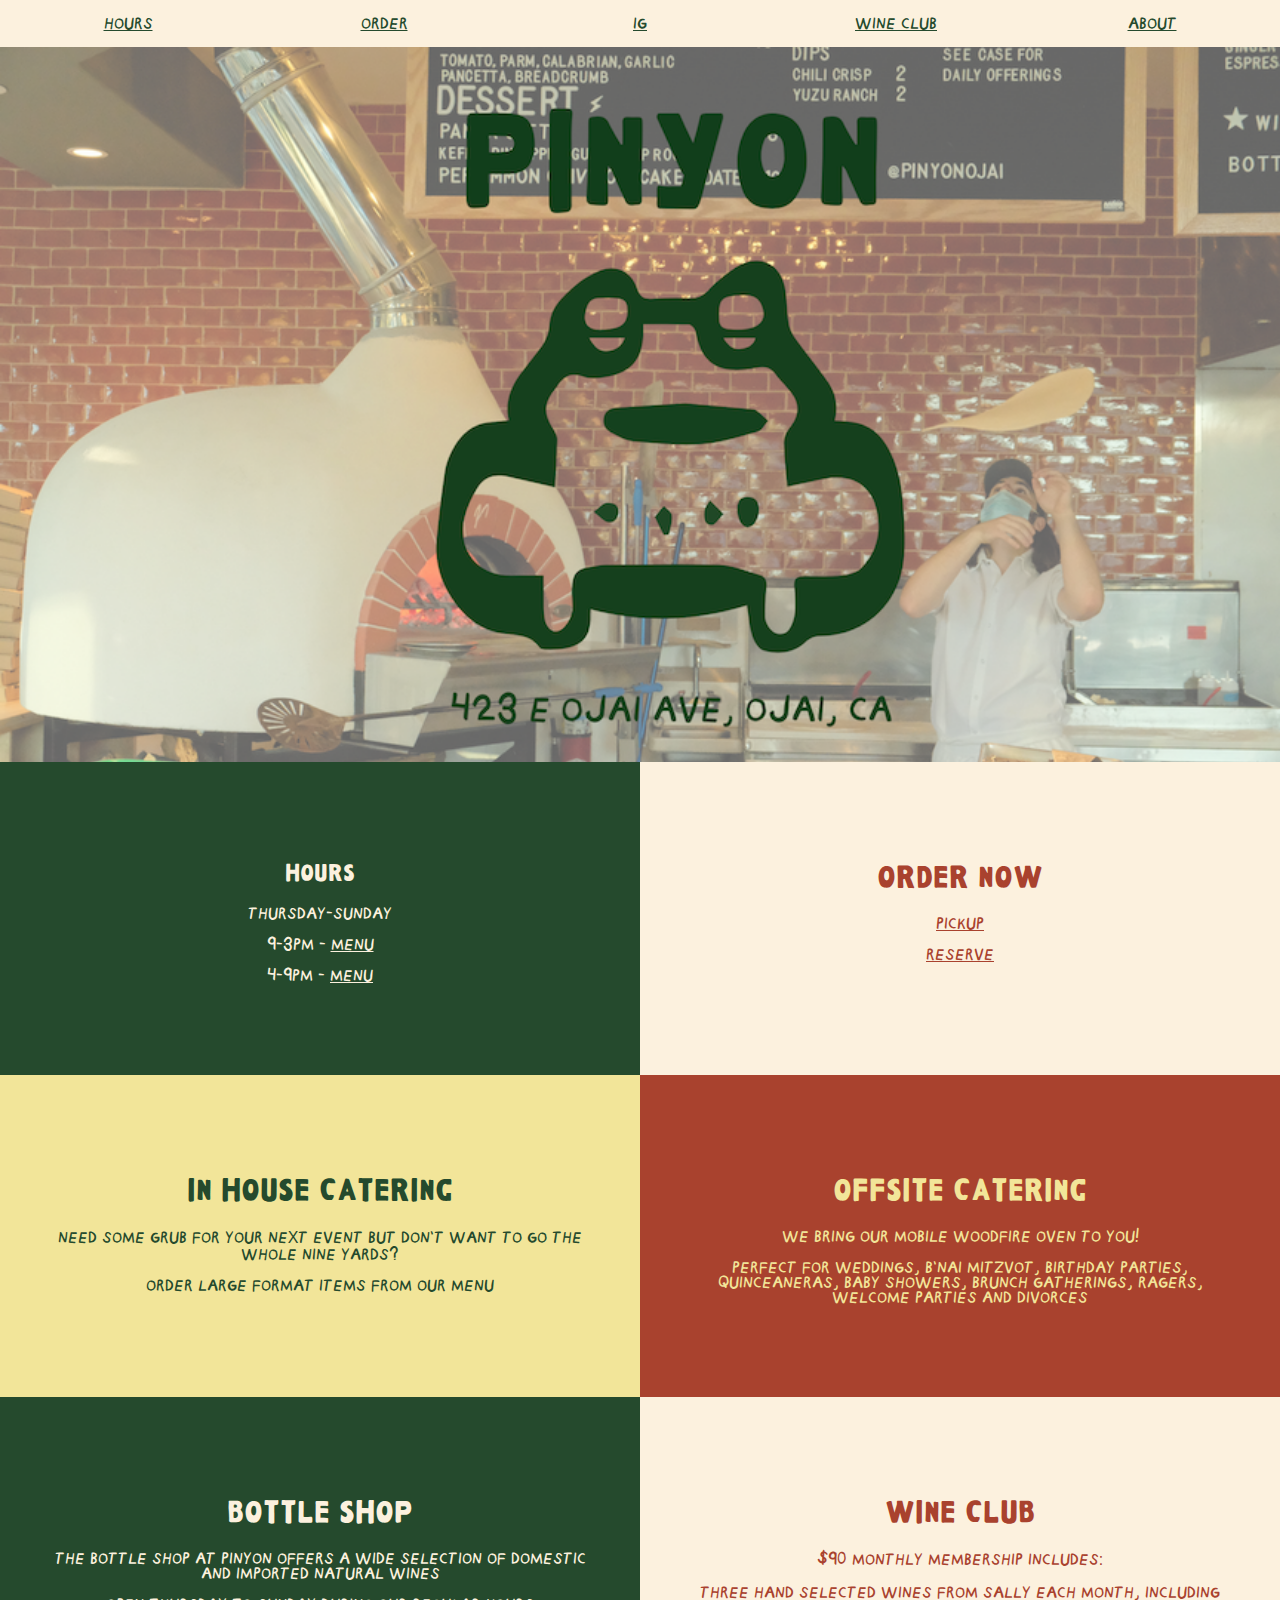
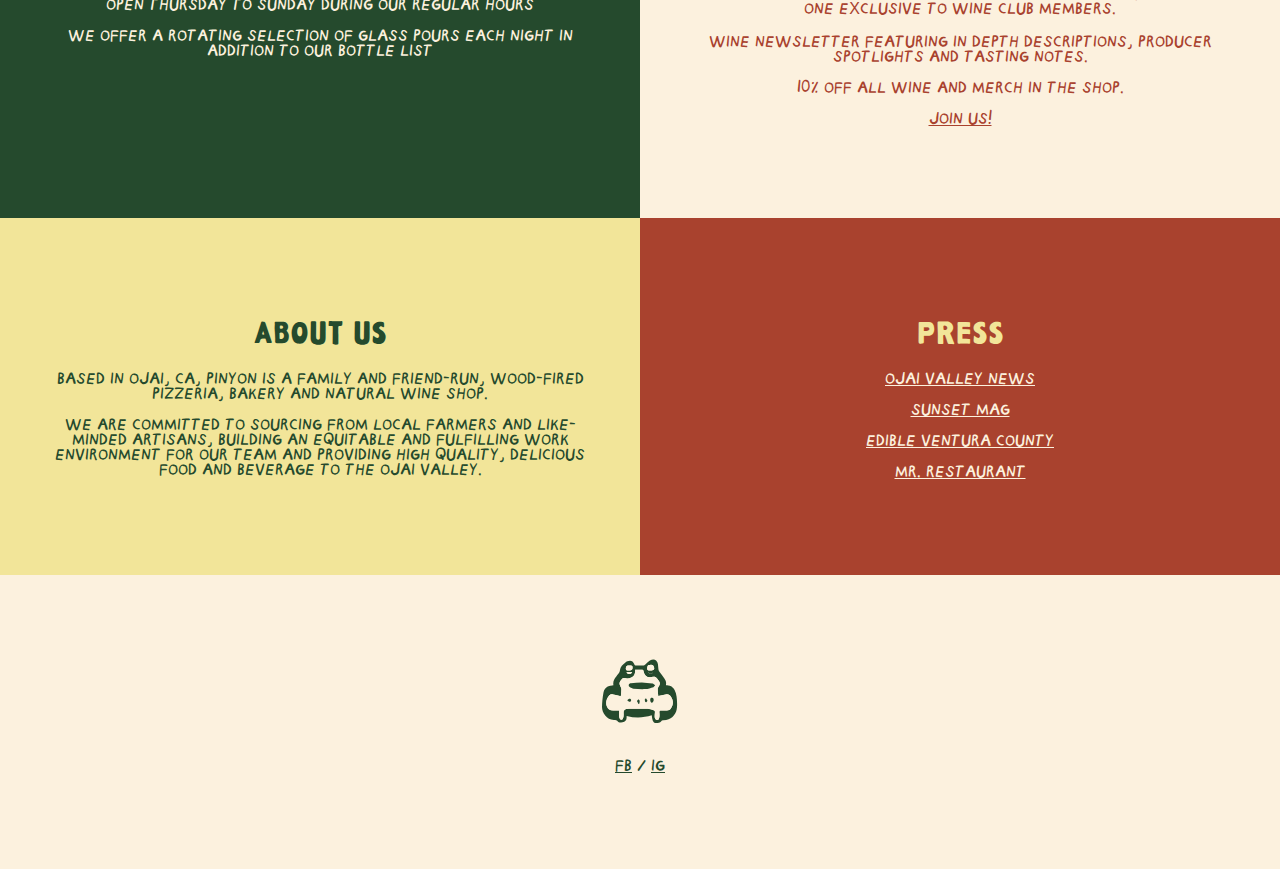
<file: index.html>
<!DOCTYPE html>
<html lang="en">
<head>
  <meta charset="utf-8">
  <meta name="viewport" content="width=device-width">
  <meta name="Description" content="unspecified naturally leavened bread products and minimally intervened grape juices in ojai, ca">
  <title>pinyon ojai</title>
  <link rel="icon" href="data:image/svg+xml,&lt;svg xmlns=%22http://www.w3.org/2000/svg%22 viewBox=%220 0 100 100%22&gt;&lt;text y=%22.9em%22 font-size=%2290%22&gt;🍕&lt;/text&gt;&lt;/svg&gt;">
  <link rel="stylesheet" href="/style.css"/>
</head>
<body>
  <header class="flex-grid">
    <div class="nav">
      <a href="#hours"><p>hours</p></a>
    </div>
    <div class="nav">
      <a href="#order"><p>order</p></a>
    </div>
    <div class="nav">
      <a href="https://www.instagram.com/pinyonojai"><p>ig</p></a>
    </div>
    <div class="nav">
      <a href="#wine"><p>wine club</p></a>
    </div>
    <div class="nav">
      <a href="#about"><p>about</p></a>
    </div>
  </header>
  <img class="hero" src="/assets/hero.png" alt="Pinyon - 423 E Ojai Ave, Ojai, CA"/>
  <main>
      <div class="col">
        <div id="hours" class="hours">
          <h2>hours</h2>
          <p>thursday-sunday</p>
          <p>9-3pm -
            <a class="light-link" href="/menu/day.pdf">menu</a>
          </p>
          <p>4-9pm -
            <a class="light-link" href="/menu/night.pdf">menu</a>
          </p>
        </div>
        <div id="order" class="order">
          <h1>order now</h1>
          <p>
            <a class="red-link" href="https://shop.pinyonojai.com">pickup</a>
          </p>
          <p>
            <a class="red-link" href="https://resy.com/cities/ojc/pinyon-ojai">reserve</a>
          </p>
        </div>
      </div>
      <div class="col">
        <div class="onsite">
          <h1>in house catering</h1>
          <p>need some grub for your next event but don't want to go the whole nine yards?</p>
          <p>order large format items from our menu</p>
        </div>
        <div class="offsite">
          <h1>offsite catering</h1>
          <p>we bring our mobile woodfire oven to you!</p>
          <p>perfect for weddings, b'nai mitzvot, birthday parties, quinceaneras, baby showers, brunch gatherings, ragers, welcome parties and divorces</p>
        </div>
      </div>
      <div class="col">
        <div class="hours">
          <h1>bottle shop</h1>
          <p>the bottle shop at pinyon offers a wide selection of domestic and imported natural wines</p>

          <p>open thursday to sunday during our regular hours</p>

          <p>we offer a rotating selection of glass pours each night in addition to our bottle list</p>

          <!--
          <p>find our updated bottle list <a class="light-link" href="">here</a></p>
          -->
        </div>
        <div id="wine" class="order">
          <h1>wine club</h1>
          <p>$90 monthly membership includes:</p>
          <p>three hand selected wines from sally each month, including one exclusive to wine club members.</p>
          <p>wine newsletter featuring in depth descriptions, producer spotlights and tasting notes.</p>
          <p>10% off all wine and merch in the shop.</p>
          <p>
            <a class="red-link" href="https://square.link/u/RF1Ekiac">join us!</a></p>
        </div>
      </div>
      <div class="col">
        <div id="about" class="onsite">
          <h1>about us</h1>
          <p>based in ojai, ca, pinyon is a family and friend-run, wood-fired pizzeria, bakery and natural wine shop.</p>
          <p>we are committed to sourcing from local farmers and like-minded artisans, building an equitable and fulfilling work environment for our team and providing high quality, delicious food and beverage to the ojai valley.</p>
        </div>
        <div class="offsite">
          <h1>press</h1>
          <p>
            <a class="light-link" href="https://www.ojaivalleynews.com/?view=article&id=21205:pinyon-ojai-unites-local-flavors-with-traditional-techniques">ojai valley news</a>
          </p>
          <p>
            <a class="light-link" href="https://www.sunset.com/travel/ojai-ideal-day-shopping-dining">sunset mag</a>
          </p>
          <p>
            <a class="light-link" href="https://edibleventuracounty.ediblecommunities.com/shop/new-pizza-option-ojai">edible ventura county</a>
          </p>
          <p>
            <a class="light-link" href="https://soundcloud.com/the-jeremiah-show/sn9-ep438-mr-restaurant-will-knox-interviews-the-pinyon-ojai-founders">mr. restaurant</a>
          </p>
        </div>
      </div>
      <div class="flex-grid">
        <div class="nav">
          <div>
            <img class="froggy" src="/assets/frog-logo.svg"/>
            <p>
              <a href="https://www.facebook.com/Pinyon-Ojai-102720972276730">fb</a> / <a href="https://www.instagram.com/pinyonojai">ig</a>
            </p>
          </div>
        </div>
      </div>
  </main>
</body>
</html>
</file>
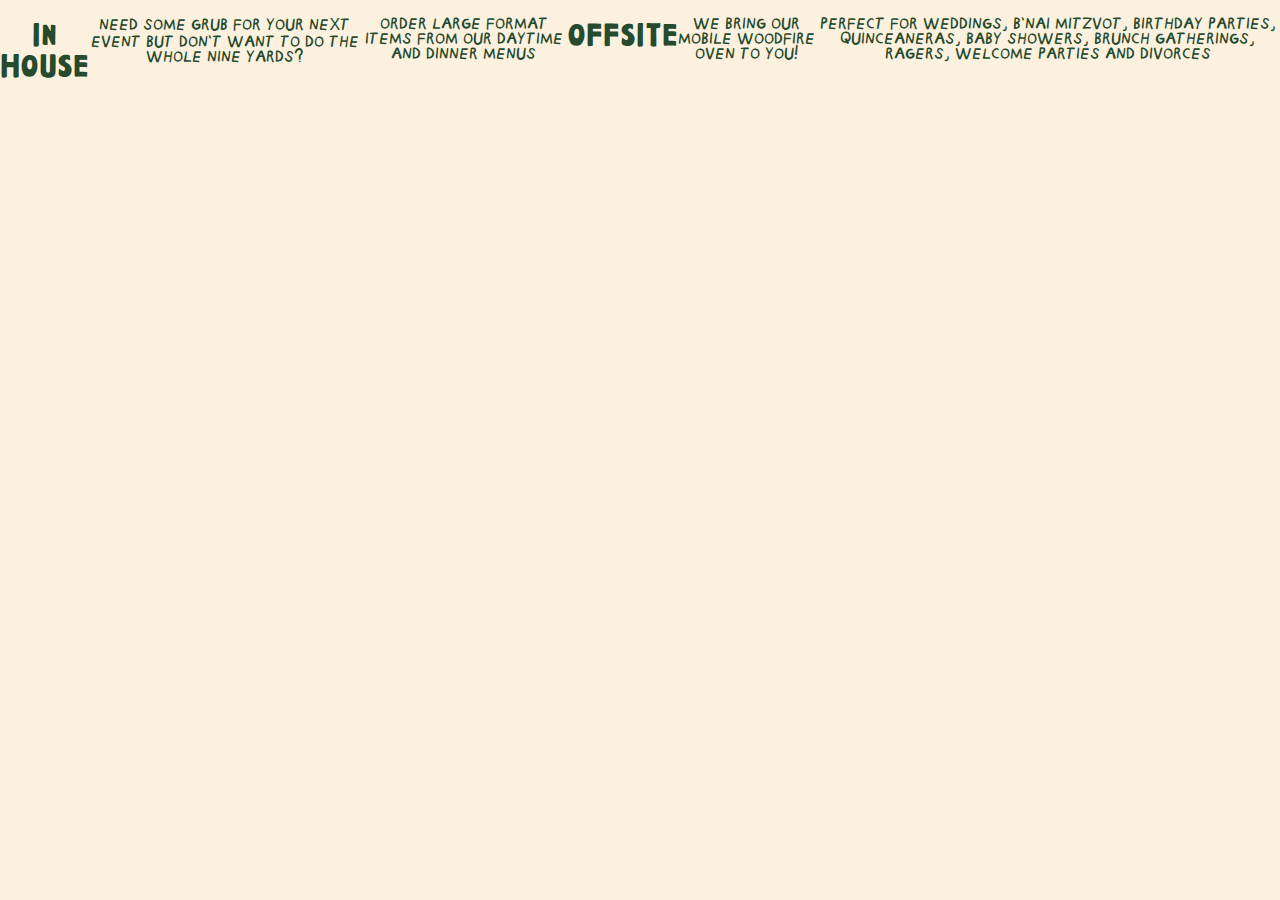
<file: catering/index.html>
<!DOCTYPE html>
<html lang="en">
<head>
  <meta charset="utf-8">
  <meta name="viewport" content="width=device-width">
  <meta name="Description" content="unspecified naturally leavened bread products and minimally intervened grape juices in ojai, ca">
  <title>pinyon ojai</title>
  <link rel="stylesheet" href="/style.css"/>
</head>
<body>
  <main>
    <div class="flex-grid">
      <div class="col cat">
        <h1>in house</h1>
        <p>need some grub for your next event but don't want to do the whole nine yards?</p>
        <p>order large format items from our daytime and dinner menus</p>
      </div>
      <div class="col col-2 cat">
        <h1>offsite</h1>
        <p>we bring our mobile woodfire oven to you!</p>
        <p>perfect for weddings, b'nai mitzvot, birthday parties, quinceaneras, baby showers, brunch gatherings, ragers, welcome parties and divorces</p>
      </div>
    </div>
  </main>
</body>
</html>
</file>
<file: style.css>
:root {
  --green: #254A2D;
  --offwhite: #FCF1DE;
  --red: #A9422E;
  --yellow: #F2E599;
}

body {
  padding: 0;
  margin: 0;
  font-family: 'Pinyon', sans-serif;
  text-transform: uppercase;
  background-color: var(--offwhite);
  color: var(--green);
}

@font-face {
  font-family: 'Pinyon';
  src: url("assets/pinyon.otf") format("opentype");
}

@font-face {
  font-family: 'PinyonBold';
  font-weight: bold;
  src: url("assets/pinyon_bold.otf") format("opentype");
}

a {
  color: var(--green);
}

a:hover {
  color: green;
}

.red-link {
  color: var(--red);
}

.light-link {
  color: var(--offwhite);
}

.light-link:hover {
  color: greenyellow;
}

.froggy {
  width: 7rem;
}

h1, h2 {
  font-family: 'PinyonBold';
}

.hero {
  width: 100%
}

.col {
  display: flex;
  text-align: center;
}

.col > div {
  flex-basis: 50%;
  padding: 5rem 50px;
  margin-top: -4px;
}

.flex-grid {
  display: flex;
}

.nav {
  flex: 1;
  text-align: center;
}

.nav > div {
  padding: 5rem 50px;
  margin-top: -4px;
}

.hours {
  background-color: var(--green);
  color: var(--offwhite);
}

.order {
  background-color: var(--offwhite);
  color: var(--red);
}

.onsite {
  background-color: var(--yellow);
  color: var(--green);
}

.offsite {
  background-color: var(--red);
  color: var(--yellow);
}

@media (max-width: 600px) {
  .col {
    flex-direction: column;
  }

  .flex-grid {
    display: block;
  }
}
</file>
